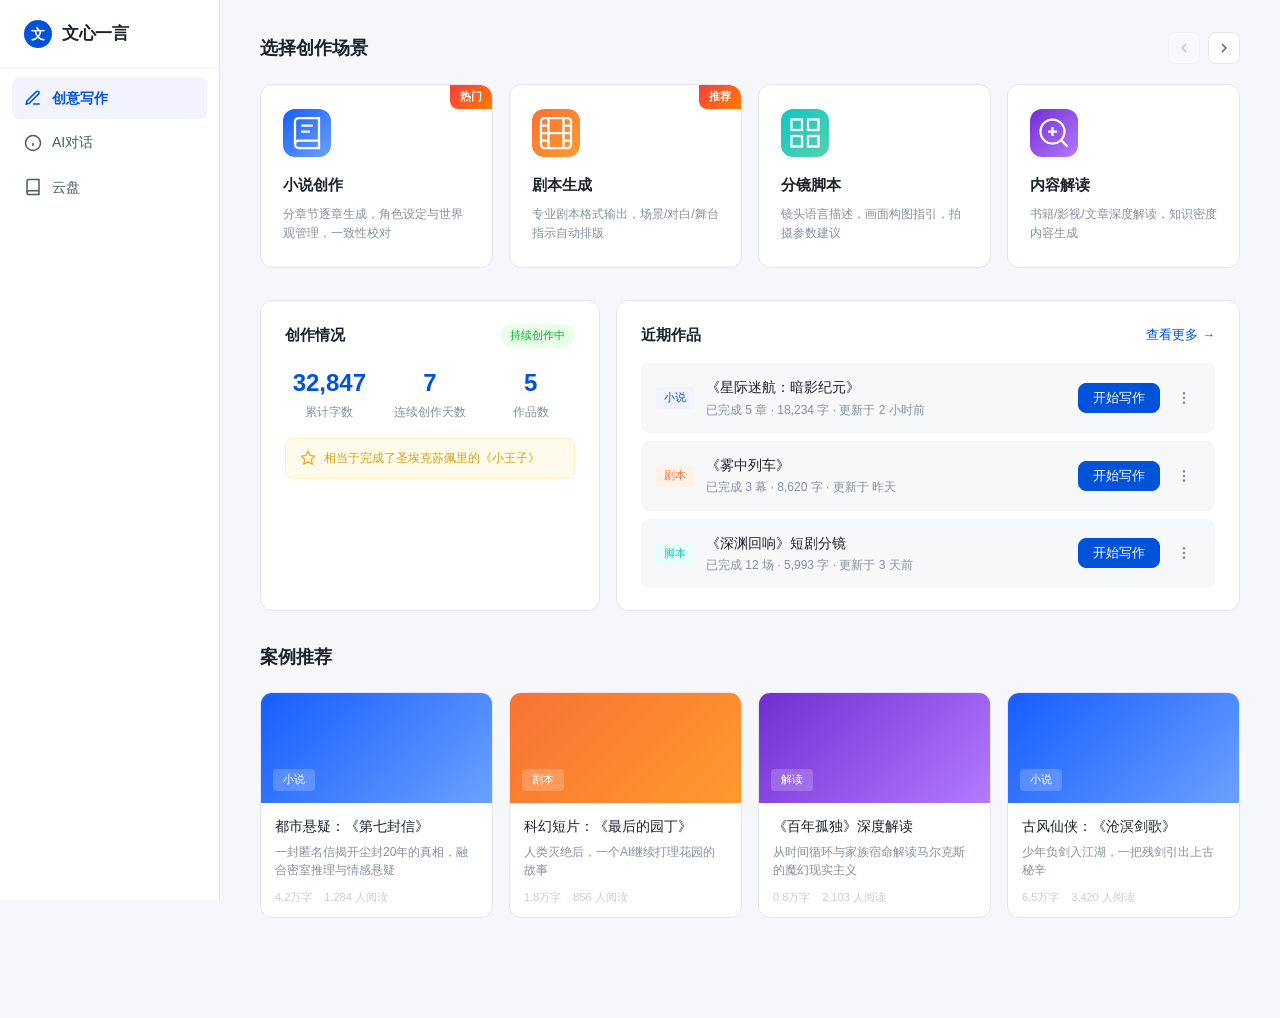
<file: index.html>
<!DOCTYPE html>
<html lang="zh-CN">
<head>
<meta charset="UTF-8">
<meta name="viewport" content="width=device-width, initial-scale=1.0">
<title>创意写作沉浸式工作台</title>
<link rel="stylesheet" href="styles.css">
</head>
<body>
<!-- 侧边导航 -->
<aside class="sidebar">
  <div class="sidebar-logo">
    <svg width="28" height="28" viewBox="0 0 28 28" fill="none"><circle cx="14" cy="14" r="14" fill="#0052D9"/><text x="14" y="19" text-anchor="middle" fill="#fff" font-size="14" font-weight="700">文</text></svg>
    <span class="sidebar-title">文心一言</span>
  </div>
  <nav class="sidebar-nav">
    <a href="#" class="nav-item active">
      <svg width="18" height="18" viewBox="0 0 24 24" fill="none" stroke="currentColor" stroke-width="2"><path d="M12 20h9"/><path d="M16.5 3.5a2.121 2.121 0 013 3L7 19l-4 1 1-4L16.5 3.5z"/></svg>
      创意写作
    </a>
    <a href="#" class="nav-item">
      <svg width="18" height="18" viewBox="0 0 24 24" fill="none" stroke="currentColor" stroke-width="2"><circle cx="12" cy="12" r="10"/><path d="M12 16v-4"/><path d="M12 8h.01"/></svg>
      AI对话
    </a>
    <a href="#" class="nav-item">
      <svg width="18" height="18" viewBox="0 0 24 24" fill="none" stroke="currentColor" stroke-width="2"><path d="M4 19.5A2.5 2.5 0 016.5 17H20"/><path d="M6.5 2H20v20H6.5A2.5 2.5 0 014 19.5v-15A2.5 2.5 0 016.5 2z"/></svg>
      云盘
    </a>
  </nav>
</aside>

<!-- 主内容区 -->
<main class="main-content">
  <!-- 场景选择卡片区 -->
  <section class="scene-section">
    <div class="section-header">
      <h2>选择创作场景</h2>
      <div class="scene-nav">
        <button class="scene-nav-btn prev" id="scenePrev" disabled>
          <svg width="16" height="16" viewBox="0 0 24 24" fill="none" stroke="currentColor" stroke-width="2"><polyline points="15 18 9 12 15 6"/></svg>
        </button>
        <button class="scene-nav-btn next" id="sceneNext">
          <svg width="16" height="16" viewBox="0 0 24 24" fill="none" stroke="currentColor" stroke-width="2"><polyline points="9 18 15 12 9 6"/></svg>
        </button>
      </div>
    </div>
    <div class="scene-cards-wrapper">
      <div class="scene-cards" id="sceneCards">
        <!-- 小说创作 -->
        <div class="scene-card" data-scene="novel" onclick="enterWorkstation('novel')">
          <div class="scene-card-icon novel">
            <svg width="36" height="36" viewBox="0 0 24 24" fill="none" stroke="#fff" stroke-width="1.5"><path d="M4 19.5A2.5 2.5 0 016.5 17H20"/><path d="M6.5 2H20v20H6.5A2.5 2.5 0 014 19.5v-15A2.5 2.5 0 016.5 2z"/><line x1="8" y1="7" x2="16" y2="7"/><line x1="8" y1="11" x2="14" y2="11"/></svg>
          </div>
          <h3>小说创作</h3>
          <p>分章节逐章生成，角色设定与世界观管理，一致性校对</p>
          <span class="scene-tag">热门</span>
        </div>
        <!-- 剧本生成 -->
        <div class="scene-card" data-scene="script" onclick="enterWorkstation('script')">
          <div class="scene-card-icon script">
            <svg width="36" height="36" viewBox="0 0 24 24" fill="none" stroke="#fff" stroke-width="1.5"><rect x="2" y="2" width="20" height="20" rx="2.18" ry="2.18"/><line x1="7" y1="2" x2="7" y2="22"/><line x1="17" y1="2" x2="17" y2="22"/><line x1="2" y1="12" x2="22" y2="12"/><line x1="2" y1="7" x2="7" y2="7"/><line x1="2" y1="17" x2="7" y2="17"/><line x1="17" y1="7" x2="22" y2="7"/><line x1="17" y1="17" x2="22" y2="17"/></svg>
          </div>
          <h3>剧本生成</h3>
          <p>专业剧本格式输出，场景/对白/舞台指示自动排版</p>
          <span class="scene-tag">推荐</span>
        </div>
        <!-- 分镜脚本 -->
        <div class="scene-card" data-scene="storyboard" onclick="enterWorkstation('storyboard')">
          <div class="scene-card-icon storyboard">
            <svg width="36" height="36" viewBox="0 0 24 24" fill="none" stroke="#fff" stroke-width="1.5"><rect x="3" y="3" width="7" height="7"/><rect x="14" y="3" width="7" height="7"/><rect x="3" y="14" width="7" height="7"/><rect x="14" y="14" width="7" height="7"/></svg>
          </div>
          <h3>分镜脚本</h3>
          <p>镜头语言描述，画面构图指引，拍摄参数建议</p>
        </div>
        <!-- 内容解读 -->
        <div class="scene-card" data-scene="interpret" onclick="enterWorkstation('interpret')">
          <div class="scene-card-icon interpret">
            <svg width="36" height="36" viewBox="0 0 24 24" fill="none" stroke="#fff" stroke-width="1.5"><circle cx="11" cy="11" r="8"/><line x1="21" y1="21" x2="16.65" y2="16.65"/><line x1="8" y1="11" x2="14" y2="11"/><line x1="11" y1="8" x2="11" y2="14"/></svg>
          </div>
          <h3>内容解读</h3>
          <p>书籍/影视/文章深度解读，知识密度内容生成</p>
        </div>
        <!-- 通用写作 -->
        <div class="scene-card" data-scene="general" onclick="enterWorkstation('general')">
          <div class="scene-card-icon general">
            <svg width="36" height="36" viewBox="0 0 24 24" fill="none" stroke="#fff" stroke-width="1.5"><path d="M12 20h9"/><path d="M16.5 3.5a2.121 2.121 0 013 3L7 19l-4 1 1-4L16.5 3.5z"/></svg>
          </div>
          <h3>通用写作</h3>
          <p>自由创作模式，支持各类文体风格的通用写作</p>
        </div>
      </div>
    </div>
  </section>

  <!-- 中间行：创作情况 + 近期作品 -->
  <section class="middle-section">
    <!-- 创作情况卡片 -->
    <div class="stats-card">
      <div class="stats-header">
        <h3>创作情况</h3>
        <span class="stats-badge">持续创作中</span>
      </div>
      <div class="stats-grid">
        <div class="stat-item">
          <div class="stat-value" id="totalWords">32,847</div>
          <div class="stat-label">累计字数</div>
        </div>
        <div class="stat-item">
          <div class="stat-value" id="streakDays">7</div>
          <div class="stat-label">连续创作天数</div>
        </div>
        <div class="stat-item">
          <div class="stat-value" id="worksCount">5</div>
          <div class="stat-label">作品数</div>
        </div>
      </div>
      <div class="stats-milestone">
        <svg width="16" height="16" viewBox="0 0 24 24" fill="none" stroke="#f5a623" stroke-width="2"><polygon points="12 2 15.09 8.26 22 9.27 17 14.14 18.18 21.02 12 17.77 5.82 21.02 7 14.14 2 9.27 8.91 8.26 12 2"/></svg>
        <span>相当于完成了圣埃克苏佩里的《小王子》</span>
      </div>
    </div>

    <!-- 近期作品 -->
    <div class="recent-works">
      <div class="recent-header">
        <h3>近期作品</h3>
        <a href="#" class="view-more" onclick="showWorksList(); return false;">查看更多 &rarr;</a>
      </div>
      <div class="works-list">
        <!-- 作品1 -->
        <div class="work-item">
          <div class="work-info">
            <div class="work-scene-tag novel-tag">小说</div>
            <div class="work-details">
              <h4>《星际迷航：暗影纪元》</h4>
              <p class="work-meta">已完成 5 章 &middot; 18,234 字 &middot; 更新于 2 小时前</p>
            </div>
          </div>
          <div class="work-actions">
            <button class="btn-primary btn-sm" onclick="enterWorkstation('novel', 'work1')">开始写作</button>
            <button class="btn-icon" onclick="showWorkMenu(this, event)">
              <svg width="16" height="16" viewBox="0 0 24 24" fill="none" stroke="currentColor" stroke-width="2"><circle cx="12" cy="5" r="1"/><circle cx="12" cy="12" r="1"/><circle cx="12" cy="19" r="1"/></svg>
            </button>
          </div>
        </div>
        <!-- 作品2 -->
        <div class="work-item">
          <div class="work-info">
            <div class="work-scene-tag script-tag">剧本</div>
            <div class="work-details">
              <h4>《雾中列车》</h4>
              <p class="work-meta">已完成 3 幕 &middot; 8,620 字 &middot; 更新于 昨天</p>
            </div>
          </div>
          <div class="work-actions">
            <button class="btn-primary btn-sm" onclick="enterWorkstation('script', 'work2')">开始写作</button>
            <button class="btn-icon" onclick="showWorkMenu(this, event)">
              <svg width="16" height="16" viewBox="0 0 24 24" fill="none" stroke="currentColor" stroke-width="2"><circle cx="12" cy="5" r="1"/><circle cx="12" cy="12" r="1"/><circle cx="12" cy="19" r="1"/></svg>
            </button>
          </div>
        </div>
        <!-- 作品3 -->
        <div class="work-item">
          <div class="work-info">
            <div class="work-scene-tag storyboard-tag">脚本</div>
            <div class="work-details">
              <h4>《深渊回响》短剧分镜</h4>
              <p class="work-meta">已完成 12 场 &middot; 5,993 字 &middot; 更新于 3 天前</p>
            </div>
          </div>
          <div class="work-actions">
            <button class="btn-primary btn-sm" onclick="enterWorkstation('storyboard', 'work3')">开始写作</button>
            <button class="btn-icon" onclick="showWorkMenu(this, event)">
              <svg width="16" height="16" viewBox="0 0 24 24" fill="none" stroke="currentColor" stroke-width="2"><circle cx="12" cy="5" r="1"/><circle cx="12" cy="12" r="1"/><circle cx="12" cy="19" r="1"/></svg>
            </button>
          </div>
        </div>
      </div>
    </div>
  </section>

  <!-- 案例推荐区 -->
  <section class="cases-section">
    <div class="section-header">
      <h2>案例推荐</h2>
    </div>
    <div class="cases-grid">
      <div class="case-card" onclick="enterWorkstation('novel', 'case1')">
        <div class="case-cover novel-cover">
          <span class="case-type">小说</span>
        </div>
        <h4>都市悬疑：《第七封信》</h4>
        <p>一封匿名信揭开尘封20年的真相，融合密室推理与情感悬疑</p>
        <div class="case-stats">
          <span>4.2万字</span>
          <span>1,284 人阅读</span>
        </div>
      </div>
      <div class="case-card" onclick="enterWorkstation('script', 'case2')">
        <div class="case-cover script-cover">
          <span class="case-type">剧本</span>
        </div>
        <h4>科幻短片：《最后的园丁》</h4>
        <p>人类灭绝后，一个AI继续打理花园的故事</p>
        <div class="case-stats">
          <span>1.8万字</span>
          <span>856 人阅读</span>
        </div>
      </div>
      <div class="case-card" onclick="enterWorkstation('interpret', 'case3')">
        <div class="case-cover interpret-cover">
          <span class="case-type">解读</span>
        </div>
        <h4>《百年孤独》深度解读</h4>
        <p>从时间循环与家族宿命解读马尔克斯的魔幻现实主义</p>
        <div class="case-stats">
          <span>0.8万字</span>
          <span>2,103 人阅读</span>
        </div>
      </div>
      <div class="case-card" onclick="enterWorkstation('novel', 'case4')">
        <div class="case-cover novel-cover">
          <span class="case-type">小说</span>
        </div>
        <h4>古风仙侠：《沧溟剑歌》</h4>
        <p>少年负剑入江湖，一把残剑引出上古秘辛</p>
        <div class="case-stats">
          <span>6.5万字</span>
          <span>3,420 人阅读</span>
        </div>
      </div>
    </div>
  </section>
</main>

<!-- 右键菜单（作品更多操作） -->
<div class="context-menu" id="workContextMenu" style="display:none;">
  <div class="menu-item" onclick="exportWork('txt')">
    <svg width="14" height="14" viewBox="0 0 24 24" fill="none" stroke="currentColor" stroke-width="2"><path d="M21 15v4a2 2 0 01-2 2H5a2 2 0 01-2-2v-4"/><polyline points="7 10 12 15 17 10"/><line x1="12" y1="15" x2="12" y2="3"/></svg>
    导出为 TXT
  </div>
  <div class="menu-item" onclick="exportWork('doc')">
    <svg width="14" height="14" viewBox="0 0 24 24" fill="none" stroke="currentColor" stroke-width="2"><path d="M21 15v4a2 2 0 01-2 2H5a2 2 0 01-2-2v-4"/><polyline points="7 10 12 15 17 10"/><line x1="12" y1="15" x2="12" y2="3"/></svg>
    导出为 DOC
  </div>
  <div class="menu-item" onclick="exportWork('pdf')">
    <svg width="14" height="14" viewBox="0 0 24 24" fill="none" stroke="currentColor" stroke-width="2"><path d="M21 15v4a2 2 0 01-2 2H5a2 2 0 01-2-2v-4"/><polyline points="7 10 12 15 17 10"/><line x1="12" y1="15" x2="12" y2="3"/></svg>
    导出为 PDF
  </div>
  <div class="menu-divider"></div>
  <div class="menu-item" onclick="copyLink()">
    <svg width="14" height="14" viewBox="0 0 24 24" fill="none" stroke="currentColor" stroke-width="2"><path d="M10 13a5 5 0 007.54.54l3-3a5 5 0 00-7.07-7.07l-1.72 1.71"/><path d="M14 11a5 5 0 00-7.54-.54l-3 3a5 5 0 007.07 7.07l1.71-1.71"/></svg>
    复制链接
  </div>
  <div class="menu-divider"></div>
  <div class="menu-item danger" onclick="deleteWork()">
    <svg width="14" height="14" viewBox="0 0 24 24" fill="none" stroke="currentColor" stroke-width="2"><polyline points="3 6 5 6 21 6"/><path d="M19 6v14a2 2 0 01-2 2H7a2 2 0 01-2-2V6m3 0V4a2 2 0 012-2h4a2 2 0 012 2v2"/></svg>
    删除作品
  </div>
</div>

<!-- Toast 提示 -->
<div class="toast" id="toast"></div>

<script src="home.js"></script>
</body>
</html>
</file>
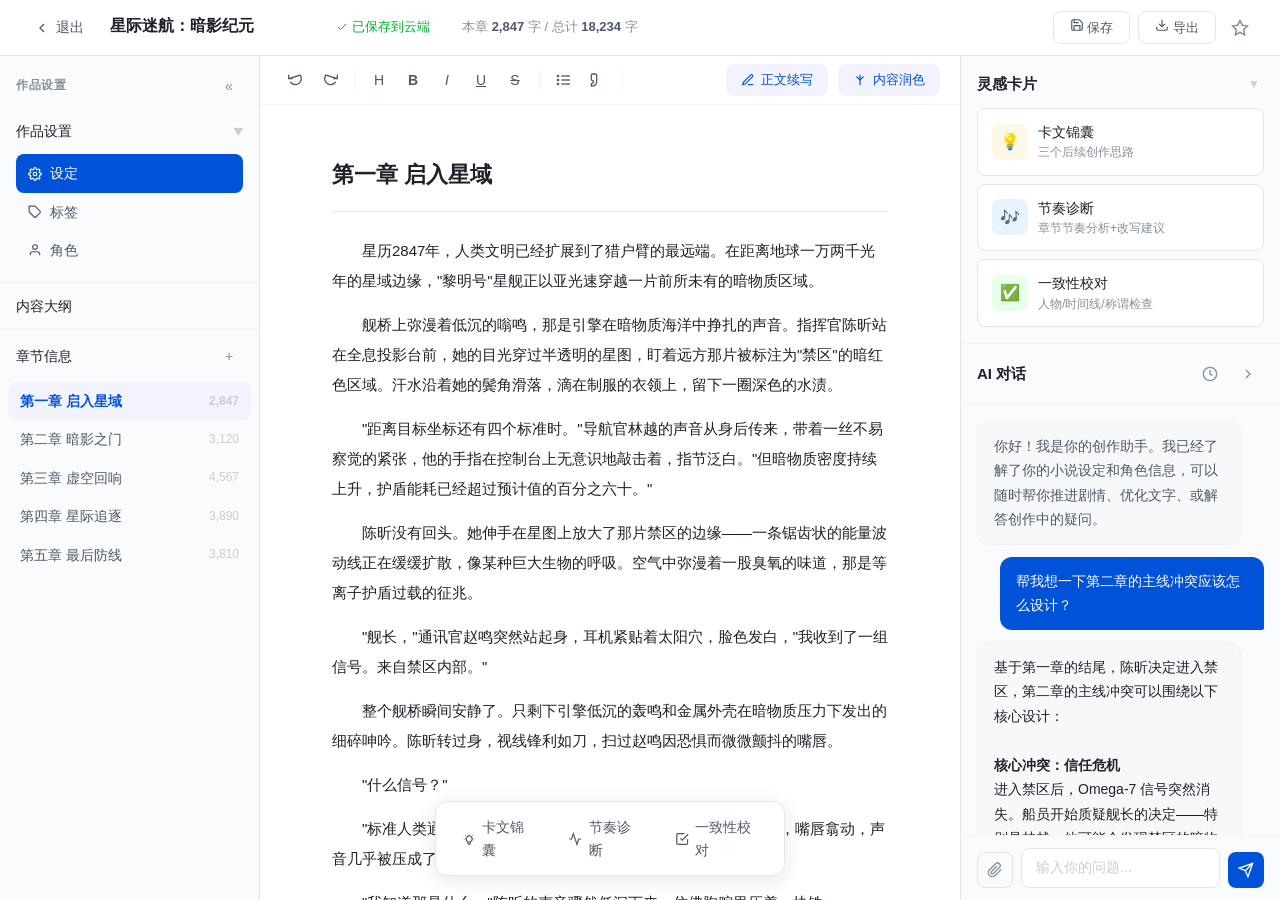
<file: workstation.html>
<!DOCTYPE html>
<html lang="zh-CN">
<head>
<meta charset="UTF-8">
<meta name="viewport" content="width=device-width, initial-scale=1.0">
<title>创意写作 - 沉浸式工作台</title>
<link rel="stylesheet" href="styles.css">
</head>
<body>
<div class="workstation">
  <!-- ========== TOP BAR ========== -->
  <header class="ws-topbar">
    <div class="ws-topbar-left">
      <button class="ws-back-btn" onclick="goBack()">
        <svg width="16" height="16" viewBox="0 0 24 24" fill="none" stroke="currentColor" stroke-width="2"><polyline points="15 18 9 12 15 6"/></svg>
        退出
      </button>
      <input class="ws-title" id="docTitle" value="星际迷航：暗影纪元" />
      <span class="ws-save-status" id="saveStatus">
        <svg width="12" height="12" viewBox="0 0 24 24" fill="none" stroke="currentColor" stroke-width="2"><polyline points="20 6 9 17 4 12"/></svg>
        已保存到云端
      </span>
      <span class="ws-word-count">本章 <strong id="chapterWordCount">2,847</strong> 字 / 总计 <strong id="totalWordCount">18,234</strong> 字</span>
    </div>
    <div class="ws-topbar-right">
      <button class="btn-outline" onclick="forceSave()">
        <svg width="14" height="14" viewBox="0 0 24 24" fill="none" stroke="currentColor" stroke-width="2"><path d="M19 21H5a2 2 0 01-2-2V5a2 2 0 012-2h11l5 5v11a2 2 0 01-2 2z"/><polyline points="17 21 17 13 7 13 7 21"/><polyline points="7 3 7 8 15 8"/></svg>
        保存
      </button>
      <button class="btn-outline" onclick="showExportMenu()">
        <svg width="14" height="14" viewBox="0 0 24 24" fill="none" stroke="currentColor" stroke-width="2"><path d="M21 15v4a2 2 0 01-2 2H5a2 2 0 01-2-2v-4"/><polyline points="7 10 12 15 17 10"/><line x1="12" y1="15" x2="12" y2="3"/></svg>
        导出
      </button>
      <button class="btn-icon" id="favBtn" onclick="toggleFav()">
        <svg width="18" height="18" viewBox="0 0 24 24" fill="none" stroke="currentColor" stroke-width="2"><polygon points="12 2 15.09 8.26 22 9.27 17 14.14 18.18 21.02 12 17.77 5.82 21.02 7 14.14 2 9.27 8.91 8.26 12 2"/></svg>
      </button>
    </div>
  </header>

  <!-- ========== BODY (3 columns) ========== -->
  <div class="ws-body">
    <!-- LEFT PANEL -->
    <div class="ws-left" id="leftPanel">
      <div class="ws-left-header">
        <h3>作品设置</h3>
        <button class="collapse-btn" onclick="toggleLeft()" title="收起左栏">&laquo;</button>
      </div>

      <!-- 作品设置分组 -->
      <div class="panel-section">
        <div class="panel-section-header expanded" onclick="toggleSection(this)">
          <h4>作品设置</h4>
          <span class="arrow">&#9654;</span>
        </div>
        <div class="panel-section-body">
          <div class="panel-sub-item active" data-panel="settings" onclick="switchPanel('settings', this)">
            <svg width="14" height="14" viewBox="0 0 24 24" fill="none" stroke="currentColor" stroke-width="2"><circle cx="12" cy="12" r="3"/><path d="M19.4 15a1.65 1.65 0 00.33 1.82l.06.06a2 2 0 010 2.83 2 2 0 01-2.83 0l-.06-.06a1.65 1.65 0 00-1.82-.33 1.65 1.65 0 00-1 1.51V21a2 2 0 01-4 0v-.09A1.65 1.65 0 009 19.4a1.65 1.65 0 00-1.82.33l-.06.06a2 2 0 01-2.83-2.83l.06-.06A1.65 1.65 0 004.68 15a1.65 1.65 0 00-1.51-1H3a2 2 0 010-4h.09A1.65 1.65 0 004.6 9a1.65 1.65 0 00-.33-1.82l-.06-.06a2 2 0 012.83-2.83l.06.06A1.65 1.65 0 009 4.68a1.65 1.65 0 001-1.51V3a2 2 0 014 0v.09a1.65 1.65 0 001 1.51 1.65 1.65 0 001.82-.33l.06-.06a2 2 0 012.83 2.83l-.06.06A1.65 1.65 0 0019.4 9a1.65 1.65 0 001.51 1H21a2 2 0 010 4h-.09a1.65 1.65 0 00-1.51 1z"/></svg>
            设定
          </div>
          <div class="panel-sub-item" data-panel="tags" onclick="switchPanel('tags', this)">
            <svg width="14" height="14" viewBox="0 0 24 24" fill="none" stroke="currentColor" stroke-width="2"><path d="M20.59 13.41l-7.17 7.17a2 2 0 01-2.83 0L2 12V2h10l8.59 8.59a2 2 0 010 2.82z"/><line x1="7" y1="7" x2="7.01" y2="7"/></svg>
            标签
          </div>
          <div class="panel-sub-item" data-panel="characters" onclick="switchPanel('characters', this)">
            <svg width="14" height="14" viewBox="0 0 24 24" fill="none" stroke="currentColor" stroke-width="2"><path d="M20 21v-2a4 4 0 00-4-4H8a4 4 0 00-4 4v2"/><circle cx="12" cy="7" r="4"/></svg>
            角色
          </div>
        </div>
      </div>

      <!-- 内容大纲 -->
      <div class="panel-section">
        <div class="panel-section-header" onclick="switchPanel('outline', null); this.classList.add('expanded')">
          <h4>内容大纲</h4>
        </div>
      </div>

      <!-- 章节信息 -->
      <div class="panel-section" style="border-bottom:none;">
        <div class="panel-section-header expanded" style="cursor:default;">
          <h4>章节信息</h4>
          <div style="display:flex;gap:6px;">
            <button class="collapse-btn" onclick="addChapter()" title="新增章节">+</button>
          </div>
        </div>
        <div class="chapter-list" id="chapterList">
          <div class="chapter-item active" data-ch="1" onclick="selectChapter(1, this)">
            <span>第一章 启入星域</span>
            <span class="ch-words">2,847</span>
          </div>
          <div class="chapter-item" data-ch="2" onclick="selectChapter(2, this)">
            <span>第二章 暗影之门</span>
            <span class="ch-words">3,120</span>
          </div>
          <div class="chapter-item" data-ch="3" onclick="selectChapter(3, this)">
            <span>第三章 虚空回响</span>
            <span class="ch-words">4,567</span>
          </div>
          <div class="chapter-item" data-ch="4" onclick="selectChapter(4, this)">
            <span>第四章 星际追逐</span>
            <span class="ch-words">3,890</span>
          </div>
          <div class="chapter-item" data-ch="5" onclick="selectChapter(5, this)">
            <span>第五章 最后防线</span>
            <span class="ch-words">3,810</span>
          </div>
        </div>
      </div>
    </div>

    <!-- LEFT PANEL TOGGLE -->
    <button class="panel-toggle left" id="leftToggle" style="display:none;" onclick="toggleLeft()">&#9654;</button>

    <!-- ========== CENTER (Editor) ========== -->
    <div class="ws-center" id="centerPanel">
      <!-- Editor Toolbar -->
      <div class="editor-toolbar" id="editorToolbar">
        <button class="toolbar-btn" title="撤销" onclick="document.execCommand('undo')">
          <svg width="16" height="16" viewBox="0 0 24 24" fill="none" stroke="currentColor" stroke-width="2"><polyline points="1 4 1 10 7 10"/><path d="M3.51 15a9 9 0 1014.85-10.36L1 10"/></svg>
        </button>
        <button class="toolbar-btn" title="重做" onclick="document.execCommand('redo')">
          <svg width="16" height="16" viewBox="0 0 24 24" fill="none" stroke="currentColor" stroke-width="2"><polyline points="23 4 23 10 17 10"/><path d="M20.49 15a9 9 0 01-14.85-10.36L23 10"/></svg>
        </button>
        <span class="toolbar-divider"></span>
        <button class="toolbar-btn" title="标题" onclick="document.execCommand('formatBlock', false, 'H2')">H</button>
        <button class="toolbar-btn" title="加粗" onclick="document.execCommand('bold')"><strong>B</strong></button>
        <button class="toolbar-btn" title="斜体" onclick="document.execCommand('italic')"><em>I</em></button>
        <button class="toolbar-btn" title="下划线" onclick="document.execCommand('underline')"><u>U</u></button>
        <button class="toolbar-btn" title="删除线" onclick="document.execCommand('strikeThrough')"><s>S</s></button>
        <span class="toolbar-divider"></span>
        <button class="toolbar-btn" title="无序列表" onclick="document.execCommand('insertUnorderedList')">
          <svg width="16" height="16" viewBox="0 0 24 24" fill="none" stroke="currentColor" stroke-width="2"><line x1="8" y1="6" x2="21" y2="6"/><line x1="8" y1="12" x2="21" y2="12"/><line x1="8" y1="18" x2="21" y2="18"/><circle cx="3" cy="6" r="1" fill="currentColor"/><circle cx="3" cy="12" r="1" fill="currentColor"/><circle cx="3" cy="18" r="1" fill="currentColor"/></svg>
        </button>
        <button class="toolbar-btn" title="引用" onclick="document.execCommand('formatBlock', false, 'BLOCKQUOTE')">
          <svg width="16" height="16" viewBox="0 0 24 24" fill="none" stroke="currentColor" stroke-width="2"><path d="M3 21c3 0 7-1 7-8V5c0-1.25-.756-2.017-2-2H4c-1.25 0-2 .75-2 1.972V11c0 1.25.75 2 2 2 1 0 1 0 1 1v1c0 1-1 2-2 2s-1 .008-1 1.031V21z"/></svg>
        </button>
        <span class="toolbar-divider"></span>
        <!-- AI Quick Actions -->
        <button class="toolbar-ai-btn" onclick="aiContinue()">
          <svg width="14" height="14" viewBox="0 0 24 24" fill="none" stroke="currentColor" stroke-width="2"><path d="M12 20h9"/><path d="M16.5 3.5a2.121 2.121 0 013 3L7 19l-4 1 1-4L16.5 3.5z"/></svg>
          正文续写
        </button>
        <button class="toolbar-ai-btn" onclick="aiPolish()">
          <svg width="14" height="14" viewBox="0 0 24 24" fill="none" stroke="currentColor" stroke-width="2"><path d="M12 3v18"/><path d="M18 6l-6 6-6-6"/></svg>
          内容润色
        </button>
      </div>

      <!-- Editor Content -->
      <div class="editor-content" id="editorContent" contenteditable="true">
        <h2 class="chapter-title">第一章 启入星域</h2>
        <p>星历2847年，人类文明已经扩展到了猎户臂的最远端。在距离地球一万两千光年的星域边缘，"黎明号"星舰正以亚光速穿越一片前所未有的暗物质区域。</p>
        <p>舰桥上弥漫着低沉的嗡鸣，那是引擎在暗物质海洋中挣扎的声音。指挥官陈昕站在全息投影台前，她的目光穿过半透明的星图，盯着远方那片被标注为"禁区"的暗红色区域。汗水沿着她的鬓角滑落，滴在制服的衣领上，留下一圈深色的水渍。</p>
        <p>"距离目标坐标还有四个标准时。"导航官林越的声音从身后传来，带着一丝不易察觉的紧张，他的手指在控制台上无意识地敲击着，指节泛白。"但暗物质密度持续上升，护盾能耗已经超过预计值的百分之六十。"</p>
        <p>陈昕没有回头。她伸手在星图上放大了那片禁区的边缘——一条锯齿状的能量波动线正在缓缓扩散，像某种巨大生物的呼吸。空气中弥漫着一股臭氧的味道，那是等离子护盾过载的征兆。</p>
        <p>"舰长，"通讯官赵鸣突然站起身，耳机紧贴着太阳穴，脸色发白，"我收到了一组信号。来自禁区内部。"</p>
        <p>整个舰桥瞬间安静了。只剩下引擎低沉的轰鸣和金属外壳在暗物质压力下发出的细碎呻吟。陈昕转过身，视线锋利如刀，扫过赵鸣因恐惧而微微颤抖的嘴唇。</p>
        <p>"什么信号？"</p>
        <p>"标准人类通讯协议。加密等级……Omega-7。"赵鸣吞了口唾沫，嘴唇翕动，声音几乎被压成了耳语，"舰长，Omega-7是——"</p>
        <p>"我知道那是什么。"陈昕的声音骤然低沉下来，仿佛胸腔里压着一块铁。Omega-7，联邦最高级别的加密协议，意味着发出这组信号的人——或者曾经是人的东西——拥有联邦最高权限。</p>
        <p>她深吸一口气，空气在齿缝间发出嘶嘶的声响，像是被灼烫的金属淬入冷水。指尖搭上操作台时，冰凉的触感从指腹传导到手腕，顺着血管攀升至肩膀。</p>
        <p>"全舰进入一级战备状态。"陈昕的命令在舰桥中回荡，清晰而冷冽，"导航，重新计算航线。目标——禁区中心。"</p>
        <p>林越猛地转过头来，瞳孔骤缩："舰长？！那里——"</p>
        <p>"执行命令。"</p>
        <p>没有人再开口。红色警戒灯在舰桥内旋转亮起，将每个人的脸映成了明暗交替的赤红。陈昕走回指挥位，在坐下的瞬间，右手不自觉地摸了摸胸口那枚旧式军牌——那是父亲留下的唯一遗物，金属边缘已经被她的指腹磨得失去了棱角。</p>
        <p>"你在那里等着我。"她无声地说，目光穿透了舰桥的穹顶，穿透了暗物质的迷雾，仿佛看到了十二年前那艘消失在禁区中的联邦旗舰——"永恒号"。</p>
        <p>父亲的舰。</p>
        <p>引擎的嗡鸣骤然拔高了一个调，黎明号的船头缓缓偏转，对准了那片吞噬过整支舰队的虚空。金属舱壁传来细密的震颤，像是有无数只看不见的手在叩击船体，又像是来自深渊的某种低语——在人类听觉的极限之下，似有似无地重复着什么。</p>
        <p>陈昕闭上眼睛，在黑暗中，她似乎看见了什么——一束光，微弱而顽固，在无尽的暗影中跳动。</p>
      </div>

      <!-- Floating Selection Toolbar -->
      <div class="float-toolbar" id="floatToolbar">
        <button class="float-tb-btn ai-adjust" id="aiAdjustBtn" onclick="showAiAdjustMenu()">
          <svg width="14" height="14" viewBox="0 0 24 24" fill="none" stroke="currentColor" stroke-width="2"><path d="M12 20h9"/><path d="M16.5 3.5a2.121 2.121 0 013 3L7 19l-4 1 1-4L16.5 3.5z"/></svg>
          AI 调整
        </button>
        <button class="float-tb-btn" onclick="document.execCommand('copy')">
          <svg width="12" height="12" viewBox="0 0 24 24" fill="none" stroke="currentColor" stroke-width="2"><rect x="9" y="9" width="13" height="13" rx="2" ry="2"/><path d="M5 15H4a2 2 0 01-2-2V4a2 2 0 012-2h9a2 2 0 012 2v1"/></svg>
          复制
        </button>
        <button class="float-tb-btn" onclick="document.execCommand('bold')"><strong>B</strong></button>
        <button class="float-tb-btn" onclick="document.execCommand('italic')"><em>I</em></button>
        <button class="float-tb-btn" onclick="document.execCommand('underline')"><u>U</u></button>
      </div>

      <!-- AI Adjust Dropdown -->
      <div class="ai-adjust-dropdown" id="aiAdjustDropdown">
        <div class="ai-adjust-item" onclick="executeAiAction('rewrite')">改写</div>
        <div class="ai-adjust-item" onclick="executeAiAction('polish')">润色</div>
        <div class="ai-adjust-item" onclick="executeAiAction('expand')">扩写</div>
        <div class="ai-adjust-item" onclick="executeAiAction('condense')">缩写</div>
        <div class="ai-adjust-item atmosphere" onclick="executeAtmosphere()">氛围增强</div>
      </div>

      <!-- AI Dialog (Atmosphere Enhancement etc) -->
      <div class="ai-dialog" id="aiDialog">
        <div class="ai-dialog-header">
          <span id="aiDialogTitle">氛围增强</span>
          <button class="insp-popup-close" onclick="closeAiDialog()">&times;</button>
        </div>
        <div class="ai-dialog-body" id="aiDialogBody">
          <!-- populated dynamically -->
        </div>
        <div class="ai-dialog-actions" id="aiDialogActions" style="display:none;">
          <button onclick="replaceSelection()">替换原文</button>
          <button onclick="copyResult()">复制</button>
          <button onclick="regenerate()">换一换</button>
        </div>
      </div>

      <!-- Bottom Floating Bar -->
      <div class="ws-bottom-bar" id="bottomBar">
        <div class="bottom-bar-btn" id="tipsBtn" onmouseenter="showTipsMenu()" onmouseleave="startTipsHideTimer()">
          <svg width="16" height="16" viewBox="0 0 24 24" fill="none" stroke="currentColor" stroke-width="2"><path d="M9.663 17h4.673M12 3v1m6.364 1.636l-.707.707M21 12h-1M4 12H3m3.343-5.657l-.707-.707m2.828 9.9a5 5 0 117.072 0l-.548.547A3.374 3.374 0 0014 18.469V19a2 2 0 11-4 0v-.531c0-.895-.356-1.754-.988-2.386l-.548-.547z"/></svg>
          卡文锦囊
          <!-- Tips menu -->
          <div class="tips-menu" id="tipsMenu" onmouseenter="clearTipsHideTimer()" onmouseleave="hideTipsMenu()">
            <div class="tips-menu-item" onclick="showInspirationCard('plot')">思路卡了？</div>
            <div class="tips-menu-item" onclick="showInspirationCard('setting')">设定卡了？</div>
            <div class="tips-menu-item" onclick="showInspirationCard('detail')">细节卡了？</div>
          </div>
        </div>
        <div class="bottom-bar-btn" onclick="showRightPanelTool('rhythm')">
          <svg width="16" height="16" viewBox="0 0 24 24" fill="none" stroke="currentColor" stroke-width="2"><path d="M22 12h-4l-3 9L9 3l-3 9H2"/></svg>
          节奏诊断
        </div>
        <div class="bottom-bar-btn" onclick="showRightPanelTool('consistency')">
          <svg width="16" height="16" viewBox="0 0 24 24" fill="none" stroke="currentColor" stroke-width="2"><polyline points="9 11 12 14 22 4"/><path d="M21 12v7a2 2 0 01-2 2H5a2 2 0 01-2-2V5a2 2 0 012-2h11"/></svg>
          一致性校对
        </div>
      </div>

      <!-- Inspiration Popup -->
      <div class="inspiration-popup" id="inspirationPopup">
        <div class="insp-popup-header">
          <h4>灵感续接</h4>
          <button class="insp-popup-close" onclick="closeInspirationPopup()">&times;</button>
        </div>
        <div class="insp-popup-body" id="inspirationBody">
          <!-- populated dynamically -->
        </div>
        <div class="insp-popup-footer">
          <button class="btn-refresh" onclick="refreshInspiration()">
            <svg width="14" height="14" viewBox="0 0 24 24" fill="none" stroke="currentColor" stroke-width="2"><polyline points="23 4 23 10 17 10"/><path d="M20.49 15a9 9 0 01-14.85-10.36L23 10"/></svg>
            换一换
          </button>
          <button class="btn-generate" onclick="generateNextChapter()">
            <svg width="14" height="14" viewBox="0 0 24 24" fill="none" stroke="currentColor" stroke-width="2"><path d="M12 20h9"/><path d="M16.5 3.5a2.121 2.121 0 013 3L7 19l-4 1 1-4L16.5 3.5z"/></svg>
            生成下一章
          </button>
        </div>
      </div>
    </div>

    <!-- RIGHT PANEL TOGGLE -->
    <button class="panel-toggle right" id="rightToggle" style="display:none;" onclick="toggleRight()">&#9664;</button>

    <!-- ========== RIGHT PANEL ========== -->
    <div class="ws-right" id="rightPanel">
      <!-- Inspiration Cards -->
      <div class="inspiration-area" id="inspirationArea">
        <div class="insp-header">
          <h3>灵感卡片</h3>
          <button class="insp-collapse-btn" onclick="toggleInspirationArea()">&#9660;</button>
        </div>
        <div class="insp-cards" id="inspCards">
          <div class="insp-card" onclick="runInspTool('tips')">
            <div class="insp-card-icon ic-tips">&#128161;</div>
            <div>
              <h4>卡文锦囊</h4>
              <p>三个后续创作思路</p>
            </div>
          </div>
          <div class="insp-card" onclick="runInspTool('rhythm')">
            <div class="insp-card-icon ic-rhythm">&#127926;</div>
            <div>
              <h4>节奏诊断</h4>
              <p>章节节奏分析+改写建议</p>
            </div>
          </div>
          <div class="insp-card" onclick="runInspTool('check')">
            <div class="insp-card-icon ic-check">&#9989;</div>
            <div>
              <h4>一致性校对</h4>
              <p>人物/时间线/称谓检查</p>
            </div>
          </div>
        </div>
      </div>

      <!-- AI Chat -->
      <div class="ai-chat-area">
        <div class="ai-chat-header">
          <h3>AI 对话</h3>
          <div class="ai-chat-header-actions">
            <button class="btn-icon" title="历史记录">
              <svg width="16" height="16" viewBox="0 0 24 24" fill="none" stroke="currentColor" stroke-width="2"><circle cx="12" cy="12" r="10"/><polyline points="12 6 12 12 16 14"/></svg>
            </button>
            <button class="btn-icon" onclick="toggleRight()" title="收起">
              <svg width="16" height="16" viewBox="0 0 24 24" fill="none" stroke="currentColor" stroke-width="2"><polyline points="9 18 15 12 9 6"/></svg>
            </button>
          </div>
        </div>
        <div class="ai-chat-body" id="chatBody">
          <div class="chat-msg system">
            你好！我是你的创作助手。我已经了解了你的小说设定和角色信息，可以随时帮你推进剧情、优化文字、或解答创作中的疑问。
          </div>
          <div class="chat-msg user">帮我想一下第二章的主线冲突应该怎么设计？</div>
          <div class="chat-msg ai">
            基于第一章的结尾，陈昕决定进入禁区，第二章的主线冲突可以围绕以下核心设计：<br><br>
            <strong>核心冲突：信任危机</strong><br>
            进入禁区后，Omega-7 信号突然消失。船员开始质疑舰长的决定——特别是林越，他可能会发现禁区的暗物质数据与12年前"永恒号"失踪时的记录高度吻合，从而揭露陈昕的私人动机（寻父），引发指挥权的信任危机。<br><br>
            <strong>次线伏笔：</strong>赵鸣在分析信号残留时发现一个异常——信号的时间戳显示它发出于<em>三天后</em>。
          </div>
        </div>
        <div class="ai-chat-input-area">
          <button class="ai-attach-btn" title="添加附件">
            <svg width="16" height="16" viewBox="0 0 24 24" fill="none" stroke="currentColor" stroke-width="2"><path d="M21.44 11.05l-9.19 9.19a6 6 0 01-8.49-8.49l9.19-9.19a4 4 0 015.66 5.66l-9.2 9.19a2 2 0 01-2.83-2.83l8.49-8.48"/></svg>
          </button>
          <textarea class="ai-chat-input" id="chatInput" placeholder="输入你的问题..." rows="1" onkeydown="handleChatKey(event)"></textarea>
          <button class="ai-chat-send" onclick="sendChat()">
            <svg width="16" height="16" viewBox="0 0 24 24" fill="none" stroke="currentColor" stroke-width="2"><line x1="22" y1="2" x2="11" y2="13"/><polygon points="22 2 15 22 11 13 2 9 22 2"/></svg>
          </button>
        </div>
      </div>
    </div>
  </div>
</div>

<!-- SETTINGS PANELS (overlays in center area, toggled by left panel) -->
<!-- These are hidden by default and shown when user clicks settings/tags/characters -->
<div class="settings-panel" id="panelSettings" style="display:none; position:fixed; top:52px; left:260px; right:320px; bottom:0; background:#fff; z-index:40; overflow-y:auto;">
  <h2>设定</h2>
  <div class="setting-row">
    <div class="setting-label">背景设定</div>
    <div class="setting-value"><textarea>星历2847年，人类文明扩展到猎户臂最远端。联邦政府统治着横跨千光年的星域，但在星域边缘存在着被称为"禁区"的神秘暗物质区域。12年前，联邦旗舰"永恒号"在执行探索任务时失踪于此。</textarea></div>
    <div class="setting-actions">
      <button class="setting-btn-gen" onclick="showToast('正在生成设定...')">生成设定</button>
    </div>
  </div>
  <div class="setting-row">
    <div class="setting-label">世界观规则</div>
    <div class="setting-value"><textarea>1. 超光速航行依赖"跃迁引擎"，但禁区内跃迁引擎无法工作
2. 暗物质会干扰通讯和导航系统
3. Omega协议分为7级，Omega-7为联邦元首级别
4. 禁区中存在异常时空扭曲现象</textarea></div>
    <div class="setting-actions">
      <button class="setting-btn-gen" onclick="showToast('正在生成设定...')">生成设定</button>
    </div>
  </div>
  <div class="setting-row">
    <div class="setting-label">叙事视角</div>
    <div class="setting-value"><textarea>第三人称有限视角，以陈昕为主要视角人物，偶尔切换至林越视角呈现不同立场。</textarea></div>
    <div class="setting-actions">
      <button class="setting-btn-gen" onclick="showToast('正在生成设定...')">生成设定</button>
    </div>
  </div>
  <div class="setting-row">
    <div class="setting-label">红线</div>
    <div class="setting-value"><textarea>1. 不出现现实政治隐喻
2. 暴力描写控制在PG-13以内
3. 不出现歧视性内容</textarea></div>
    <div class="setting-actions">
      <button class="setting-btn-gen" onclick="showToast('正在生成设定...')">生成设定</button>
    </div>
  </div>
  <div class="setting-row">
    <div class="setting-label">关键线索</div>
    <div class="setting-value"><textarea>1. 陈昕父亲的旧式军牌（金属边缘磨损）
2. Omega-7加密信号（来自禁区内部）
3. 时间戳异常（信号来自"未来"）
4. 暗物质密度异常上升</textarea></div>
    <div class="setting-actions">
      <button class="setting-btn-gen" onclick="showToast('正在生成设定...')">生成设定</button>
    </div>
  </div>
  <div class="setting-row">
    <div class="setting-label">核心冲突</div>
    <div class="setting-value"><textarea>个人动机（寻父）vs 职责（船员安全）：陈昕借公务之名进入禁区实为寻找失踪的父亲和"永恒号"，但这个决定将全舰150名船员置于未知危险中。</textarea></div>
    <div class="setting-actions">
      <button class="setting-btn-gen" onclick="showToast('正在生成设定...')">生成设定</button>
    </div>
  </div>
  <div class="setting-row">
    <div class="setting-label">语言风格</div>
    <div class="setting-value"><textarea>硬科幻基调，冷峻克制。多用短句推进紧张感，环境描写侧重感官细节（光影、声音、触感），对白简洁有力。避免大段独白和解释性文字。</textarea></div>
    <div class="setting-actions">
      <button class="setting-btn-gen" onclick="showToast('正在生成设定...')">生成设定</button>
    </div>
  </div>
  <div class="setting-row">
    <div class="setting-label">参考文件</div>
    <div class="setting-value" style="display:flex;gap:8px;align-items:center;padding-top:8px;">
      <button class="btn-outline" onclick="showToast('文件上传功能（演示）')">+ 上传文件</button>
      <span style="font-size:12px;color:#1a6dff;cursor:pointer;" onclick="showToast('打开预览')">参考设定_v2.pdf</span>
    </div>
  </div>
  <div style="padding:20px 0;text-align:right;">
    <button class="btn-primary" onclick="switchPanel('editor', null)">返回编辑器</button>
  </div>
</div>

<div class="settings-panel" id="panelTags" style="display:none; position:fixed; top:52px; left:260px; right:320px; bottom:0; background:#fff; z-index:40; overflow-y:auto; padding:40px 60px;">
  <h2>标签</h2>
  <div class="tags-group">
    <h4>题材</h4>
    <div class="tags-chips">
      <span class="tag-chip selected" onclick="this.classList.toggle('selected')">科幻</span>
      <span class="tag-chip" onclick="this.classList.toggle('selected')">玄幻</span>
      <span class="tag-chip" onclick="this.classList.toggle('selected')">言情</span>
      <span class="tag-chip selected" onclick="this.classList.toggle('selected')">悬疑</span>
      <span class="tag-chip" onclick="this.classList.toggle('selected')">恐怖</span>
      <span class="tag-chip" onclick="this.classList.toggle('selected')">武侠</span>
      <span class="tag-chip" onclick="this.classList.toggle('selected')">都市</span>
      <span class="tag-chip" onclick="this.classList.toggle('selected')">历史</span>
    </div>
  </div>
  <div class="tags-group">
    <h4>情节</h4>
    <div class="tags-chips">
      <span class="tag-chip selected" onclick="this.classList.toggle('selected')">星际探索</span>
      <span class="tag-chip" onclick="this.classList.toggle('selected')">阴谋权斗</span>
      <span class="tag-chip selected" onclick="this.classList.toggle('selected')">亲情救赎</span>
      <span class="tag-chip" onclick="this.classList.toggle('selected')">末日求生</span>
      <span class="tag-chip" onclick="this.classList.toggle('selected')">智斗推理</span>
      <span class="tag-chip selected" onclick="this.classList.toggle('selected')">团队冒险</span>
    </div>
  </div>
  <div class="tags-group">
    <h4>情绪</h4>
    <div class="tags-chips">
      <span class="tag-chip selected" onclick="this.classList.toggle('selected')">紧张</span>
      <span class="tag-chip" onclick="this.classList.toggle('selected')">温暖</span>
      <span class="tag-chip selected" onclick="this.classList.toggle('selected')">压抑</span>
      <span class="tag-chip" onclick="this.classList.toggle('selected')">热血</span>
      <span class="tag-chip" onclick="this.classList.toggle('selected')">悲伤</span>
      <span class="tag-chip selected" onclick="this.classList.toggle('selected')">神秘</span>
    </div>
  </div>
  <div class="tags-group">
    <h4>时空</h4>
    <div class="tags-chips">
      <span class="tag-chip selected" onclick="this.classList.toggle('selected')">远未来</span>
      <span class="tag-chip" onclick="this.classList.toggle('selected')">近未来</span>
      <span class="tag-chip" onclick="this.classList.toggle('selected')">当代</span>
      <span class="tag-chip" onclick="this.classList.toggle('selected')">古代</span>
      <span class="tag-chip selected" onclick="this.classList.toggle('selected')">太空</span>
      <span class="tag-chip" onclick="this.classList.toggle('selected')">异世界</span>
    </div>
  </div>
  <div style="padding:20px 0;text-align:right;">
    <button class="btn-primary" onclick="switchPanel('editor', null)">返回编辑器</button>
  </div>
</div>

<div class="settings-panel" id="panelCharacters" style="display:none; position:fixed; top:52px; left:260px; right:320px; bottom:0; background:#fff; z-index:40; overflow-y:auto; padding:40px 60px;">
  <h2>角色</h2>
  <div style="display:flex;gap:12px;margin-bottom:20px;">
    <button class="btn-outline" style="font-weight:600;">角色列表</button>
    <button class="btn-outline">人物关系</button>
  </div>
  <h3 style="font-size:14px;color:#888;margin-bottom:12px;">主要角色</h3>
  <div class="char-cards">
    <div class="char-card">
      <div class="char-card-header">
        <div class="char-avatar" style="background:linear-gradient(135deg,#667eea,#764ba2);">陈</div>
        <div><h4>陈昕</h4><span class="char-role">主角 / "黎明号"舰长</span></div>
      </div>
      <div class="char-field"><span class="char-field-label">身份</span><span class="char-field-value">联邦星舰"黎明号"指挥官，军阶上校</span></div>
      <div class="char-field"><span class="char-field-label">动机</span><span class="char-field-value">以执行探索任务为名，实际目标是进入禁区寻找12年前失踪的父亲和"永恒号"旗舰</span></div>
      <div class="char-field"><span class="char-field-label">性格</span><span class="char-field-value">冷静果断，内心背负沉重情感，表面克制实则执着</span></div>
      <div class="char-field"><span class="char-field-label">外貌特征</span><span class="char-field-value">短发，身形挺拔，目光锐利如刀，胸口常佩旧式军牌</span></div>
      <div class="char-field"><span class="char-field-label">与主角关系</span><span class="char-field-value">-</span></div>
    </div>
    <div class="char-card">
      <div class="char-card-header">
        <div class="char-avatar" style="background:linear-gradient(135deg,#4facfe,#00f2fe);">林</div>
        <div><h4>林越</h4><span class="char-role">导航官</span></div>
      </div>
      <div class="char-field"><span class="char-field-label">身份</span><span class="char-field-value">"黎明号"首席导航官，军阶少校</span></div>
      <div class="char-field"><span class="char-field-label">动机</span><span class="char-field-value">确保船员安全返航，对舰长进入禁区的决定持保留态度</span></div>
      <div class="char-field"><span class="char-field-label">性格</span><span class="char-field-value">谨慎理性，善于数据分析，面对未知时倾向保守</span></div>
      <div class="char-field"><span class="char-field-label">外貌特征</span><span class="char-field-value">紧张时手指会无意识敲击控制台，指节泛白</span></div>
      <div class="char-field"><span class="char-field-label">与主角关系</span><span class="char-field-value">下属/潜在对立者，可能发现陈昕的私人动机</span></div>
    </div>
  </div>
  <h3 style="font-size:14px;color:#888;margin:20px 0 12px;">次要角色</h3>
  <div class="char-cards">
    <div class="char-card">
      <div class="char-card-header">
        <div class="char-avatar" style="background:linear-gradient(135deg,#43e97b,#38f9d7);">赵</div>
        <div><h4>赵鸣</h4><span class="char-role">通讯官</span></div>
      </div>
      <div class="char-field"><span class="char-field-label">身份</span><span class="char-field-value">"黎明号"通讯官</span></div>
      <div class="char-field"><span class="char-field-label">动机</span><span class="char-field-value">执行职责，对禁区信号充满恐惧但同时好奇</span></div>
      <div class="char-field"><span class="char-field-label">性格</span><span class="char-field-value">敏感谨小慎微，但在关键时刻有不寻常的勇气</span></div>
    </div>
  </div>
  <div style="display:flex;gap:12px;margin:20px 0;padding:20px 0;border-top:1px solid #eee;">
    <button class="btn-outline" onclick="showToast('添加角色卡片')">+ 添加角色</button>
    <button class="btn-outline" style="color:#1a6dff;border-color:#1a6dff;" onclick="showToast('AI生成角色设定...')">生成角色</button>
    <button class="btn-primary" onclick="switchPanel('editor', null)" style="margin-left:auto;">返回编辑器</button>
  </div>
</div>

<!-- Outline Panel -->
<div class="settings-panel" id="panelOutline" style="display:none; position:fixed; top:52px; left:260px; right:320px; bottom:0; background:#fff; z-index:40; overflow-y:auto; padding:40px 60px;">
  <div style="display:flex;align-items:center;justify-content:space-between;margin-bottom:24px;">
    <h2 style="margin:0;border:none;padding:0;">内容大纲</h2>
    <button class="btn-primary" onclick="showToast('正在生成总纲...')">生成总纲</button>
  </div>
  <div contenteditable="true" style="min-height:400px;font-size:14px;line-height:2;outline:none;">
    <p><strong>第一章 启入星域</strong></p>
    <p>- "黎明号"穿越暗物质区域，引擎过载<br>- 通讯官赵鸣收到来自禁区内部的Omega-7加密信号<br>- 陈昕下令改变航向，驶入禁区</p>
    <p><strong>第二章 暗影之门</strong></p>
    <p>- 进入禁区后信号消失，林越发现暗物质数据与"永恒号"失踪时吻合<br>- 林越质疑舰长的真实动机，信任危机初现<br>- 赵鸣发现信号时间戳异常——来自三天后</p>
    <p><strong>第三章 虚空回响</strong></p>
    <p>- 黎明号探测到一片残骸场，部分碎片属于"永恒号"<br>- 陈昕独自进入残骸中心，发现父亲的指挥日志<br>- 日志揭露禁区内存在"回响"现象：时间非线性流动</p>
    <p><strong>第四章 星际追逐</strong></p>
    <p>- 未知力量出现，开始追踪黎明号<br>- 林越试图夺取指挥权但失败<br>- 陈昕利用"回响"现象进行时间跳跃，甩掉追踪</p>
    <p><strong>第五章 最后防线</strong></p>
    <p>- 到达禁区中心：一个巨大的时空节点<br>- 陈昕发现"永恒号"被困在时间循环中<br>- 最终选择：牺牲黎明号的跃迁核心打破循环<br>- 父亲的影像出现，真相揭露<br>- 开放式结尾：黎明号开始缓慢回航</p>
  </div>
  <div style="padding:20px 0;text-align:right;">
    <button class="btn-primary" onclick="switchPanel('editor', null)">返回编辑器</button>
  </div>
</div>

<!-- Toast -->
<div class="toast" id="toast"></div>

<script src="workstation.js"></script>
</body>
</html>
</file>
<file: styles.css>
/* ============================================
   创意写作沉浸式工作台 - yiyan.baidu.com 风格
   ============================================
   配色系统（文心一言）：
   - 主色: #0052D9 (百度蓝)
   - 主色浅底: rgba(0,82,217,.06)
   - 主色hover: #0045b5
   - 渐变: linear-gradient(135deg, #165DFF, #3B82F6)
   - 背景: #F5F7FA (页面), #FFFFFF (卡片)
   - 侧栏背景: #FFFFFF, 侧栏选中: #F2F3FF
   - 文字: #1D2129 (标题), #4E5969 (正文), #86909C (辅助), #C9CDD4 (占位)
   - 分割线: #E5E6EB
   - 圆角: 8px (小), 12px (中), 16px (大卡片)
   - 阴影: 0 2px 12px rgba(29,33,41,.06) (轻), 0 8px 24px rgba(29,33,41,.1) (浮层)
   ============================================ */

/* Reset & Base */
*, *::before, *::after { margin: 0; padding: 0; box-sizing: border-box; }
html { font-size: 14px; -webkit-font-smoothing: antialiased; }
body {
  font-family: 'PingFang SC', -apple-system, BlinkMacSystemFont, 'Hiragino Sans GB', 'Microsoft YaHei', 'Helvetica Neue', sans-serif;
  background: #F5F7FA;
  color: #1D2129;
  line-height: 1.6;
  overflow-x: hidden;
  min-height: 100vh;
}
a { color: inherit; text-decoration: none; }
button { cursor: pointer; border: none; background: none; font-family: inherit; font-size: inherit; }
input, textarea { font-family: inherit; font-size: inherit; }

/* ==========================================
   SIDEBAR (yiyan 左侧导航风格)
   ========================================== */
.sidebar {
  position: fixed; left: 0; top: 0; bottom: 0;
  width: 220px; background: #fff;
  border-right: 1px solid #E5E6EB;
  display: flex; flex-direction: column;
  z-index: 100;
  padding: 0;
}
.sidebar-logo {
  display: flex; align-items: center; gap: 10px;
  padding: 20px 24px 20px;
  border-bottom: 1px solid #F2F3F5;
}
.sidebar-logo svg { flex-shrink: 0; }
.sidebar-title {
  font-size: 17px; font-weight: 700; color: #1D2129;
  letter-spacing: -.3px;
}
.sidebar-nav {
  display: flex; flex-direction: column;
  padding: 8px 12px; gap: 2px;
}
.nav-item {
  display: flex; align-items: center; gap: 10px;
  padding: 10px 12px; color: #4E5969; font-size: 14px;
  transition: all .2s; border-radius: 8px;
  border-left: none;
}
.nav-item:hover { background: #F2F3F5; color: #1D2129; }
.nav-item.active {
  background: #F2F3FF; color: #0052D9; font-weight: 600;
  border-left: none;
}

/* ==========================================
   MAIN CONTENT (HOME PAGE)
   ========================================== */
.main-content {
  margin-left: 220px;
  padding: 32px 40px 60px;
  max-width: 1300px;
}

/* Section Headers */
.section-header {
  display: flex; align-items: center; justify-content: space-between;
  margin-bottom: 20px;
}
.section-header h2 {
  font-size: 18px; font-weight: 600; color: #1D2129;
}

/* ==========================================
   SCENE CARDS
   ========================================== */
.scene-section { margin-bottom: 32px; }
.scene-cards-wrapper { overflow: hidden; }
.scene-cards {
  display: flex; gap: 16px;
  transition: transform .4s cubic-bezier(.25,.8,.25,1);
}
.scene-card {
  flex: 0 0 calc(25% - 12px);
  background: #fff; border-radius: 12px;
  padding: 24px 22px; cursor: pointer;
  border: 1.5px solid #E5E6EB;
  transition: all .25s; position: relative; overflow: hidden;
}
.scene-card:hover {
  border-color: #0052D9;
  transform: translateY(-2px);
  box-shadow: 0 8px 24px rgba(0,82,217,.1);
}
.scene-card-icon {
  width: 48px; height: 48px; border-radius: 12px;
  display: flex; align-items: center; justify-content: center;
  margin-bottom: 16px;
}
.scene-card-icon.novel { background: linear-gradient(135deg, #165DFF, #6AA1FF); }
.scene-card-icon.script { background: linear-gradient(135deg, #F77234, #FF9A2E); }
.scene-card-icon.storyboard { background: linear-gradient(135deg, #0FC6C2, #56D1B0); }
.scene-card-icon.interpret { background: linear-gradient(135deg, #722ED1, #B37AFF); }
.scene-card-icon.general { background: linear-gradient(135deg, #0052D9, #3B82F6); }
.scene-card h3 { font-size: 15px; font-weight: 600; color: #1D2129; margin-bottom: 8px; }
.scene-card p { font-size: 12px; color: #86909C; line-height: 1.6; }
.scene-tag {
  position: absolute; top: 0; right: 0;
  background: linear-gradient(135deg, #F53F3F, #FF7D00);
  color: #fff; font-size: 11px; padding: 3px 10px;
  border-radius: 0 12px 0 8px; font-weight: 600;
}
.scene-nav { display: flex; gap: 8px; }
.scene-nav-btn {
  width: 32px; height: 32px; border-radius: 8px;
  background: #fff; border: 1px solid #E5E6EB;
  display: flex; align-items: center; justify-content: center;
  color: #4E5969; transition: all .2s;
}
.scene-nav-btn:hover:not(:disabled) { background: #F2F3F5; border-color: #0052D9; color: #0052D9; }
.scene-nav-btn:disabled { opacity: .35; cursor: not-allowed; }

/* ==========================================
   MIDDLE SECTION
   ========================================== */
.middle-section {
  display: grid; grid-template-columns: 340px 1fr; gap: 16px;
  margin-bottom: 32px;
}
.stats-card {
  background: #fff; border-radius: 12px;
  padding: 22px 24px; border: 1px solid #E5E6EB;
}
.stats-header {
  display: flex; align-items: center; justify-content: space-between;
  margin-bottom: 20px;
}
.stats-header h3 { font-size: 15px; font-weight: 600; color: #1D2129; }
.stats-badge {
  font-size: 11px; color: #00B42A; background: #E8FFEA;
  padding: 3px 10px; border-radius: 12px; font-weight: 500;
}
.stats-grid {
  display: grid; grid-template-columns: repeat(3, 1fr); gap: 12px;
  margin-bottom: 16px;
}
.stat-item { text-align: center; }
.stat-value { font-size: 24px; font-weight: 700; color: #0052D9; line-height: 1.3; }
.stat-label { font-size: 12px; color: #86909C; margin-top: 4px; }
.stats-milestone {
  display: flex; align-items: center; gap: 8px;
  background: #FFFBEB; border-radius: 8px; padding: 10px 14px;
  font-size: 12px; color: #D4A20E; border: 1px solid #FFF0BE;
}

/* Recent Works */
.recent-works {
  background: #fff; border-radius: 12px;
  padding: 22px 24px; border: 1px solid #E5E6EB;
}
.recent-header {
  display: flex; align-items: center; justify-content: space-between;
  margin-bottom: 16px;
}
.recent-header h3 { font-size: 15px; font-weight: 600; color: #1D2129; }
.view-more { font-size: 13px; color: #0052D9; font-weight: 500; }
.view-more:hover { text-decoration: underline; }
.works-list { display: flex; flex-direction: column; gap: 8px; }
.work-item {
  display: flex; align-items: center; justify-content: space-between;
  padding: 12px 14px; border-radius: 8px;
  background: #F7F8FA; transition: all .2s; border: 1px solid transparent;
}
.work-item:hover { background: #F2F3FF; border-color: #D0D5FF; }
.work-info { display: flex; align-items: center; gap: 12px; }
.work-scene-tag {
  font-size: 11px; font-weight: 500; padding: 2px 8px;
  border-radius: 4px; white-space: nowrap;
}
.novel-tag { background: #F2F3FF; color: #0052D9; }
.script-tag { background: #FFF3E8; color: #F77234; }
.storyboard-tag { background: #E8FFFB; color: #0FC6C2; }
.interpret-tag { background: #F5EDFF; color: #722ED1; }
.work-details h4 { font-size: 14px; font-weight: 500; color: #1D2129; }
.work-meta { font-size: 12px; color: #86909C; margin-top: 2px; }
.work-actions { display: flex; align-items: center; gap: 8px; }

/* Buttons (yiyan 风格) */
.btn-primary {
  background: #0052D9; color: #fff;
  padding: 7px 20px; border-radius: 8px;
  font-weight: 500; font-size: 14px;
  transition: all .2s; border: 1px solid #0052D9;
}
.btn-primary:hover { background: #0045B5; border-color: #0045B5; }
.btn-sm { padding: 5px 14px; font-size: 13px; }
.btn-icon {
  width: 32px; height: 32px; border-radius: 8px;
  display: flex; align-items: center; justify-content: center;
  color: #86909C; transition: all .2s;
}
.btn-icon:hover { background: #F2F3F5; color: #4E5969; }
.btn-outline {
  border: 1px solid #E5E6EB; background: #fff;
  padding: 6px 16px; border-radius: 8px;
  font-size: 13px; color: #4E5969; font-weight: 500;
  transition: all .2s;
}
.btn-outline:hover { border-color: #0052D9; color: #0052D9; }

/* ==========================================
   CASES SECTION
   ========================================== */
.cases-section { margin-bottom: 40px; }
.cases-grid {
  display: grid; grid-template-columns: repeat(4, 1fr); gap: 16px;
}
.case-card {
  background: #fff; border-radius: 12px; overflow: hidden;
  cursor: pointer; transition: all .25s; border: 1px solid #E5E6EB;
}
.case-card:hover {
  transform: translateY(-2px);
  box-shadow: 0 8px 24px rgba(29,33,41,.08);
  border-color: #D0D5FF;
}
.case-cover {
  height: 110px; display: flex; align-items: flex-end; padding: 12px;
}
.novel-cover { background: linear-gradient(135deg, #165DFF, #6AA1FF); }
.script-cover { background: linear-gradient(135deg, #F77234, #FF9A2E); }
.interpret-cover { background: linear-gradient(135deg, #722ED1, #B37AFF); }
.case-type {
  font-size: 11px; color: #fff; background: rgba(255,255,255,.2);
  padding: 2px 10px; border-radius: 4px; font-weight: 500;
  backdrop-filter: blur(4px);
}
.case-card h4 { padding: 12px 14px 6px; font-size: 14px; font-weight: 500; color: #1D2129; }
.case-card > p { padding: 0 14px; font-size: 12px; color: #86909C; line-height: 1.5; }
.case-stats {
  display: flex; gap: 12px; padding: 10px 14px; font-size: 11px; color: #C9CDD4;
}

/* ==========================================
   CONTEXT MENU
   ========================================== */
.context-menu {
  position: fixed; background: #fff;
  border-radius: 8px;
  box-shadow: 0 8px 24px rgba(29,33,41,.12);
  padding: 4px 0; min-width: 160px; z-index: 9999;
  border: 1px solid #E5E6EB;
}
.menu-item {
  display: flex; align-items: center; gap: 10px;
  padding: 8px 16px; font-size: 14px; cursor: pointer;
  transition: background .12s; color: #4E5969;
}
.menu-item:hover { background: #F2F3F5; }
.menu-item.danger { color: #F53F3F; }
.menu-divider { height: 1px; background: #F2F3F5; margin: 4px 0; }

/* ==========================================
   TOAST
   ========================================== */
.toast {
  position: fixed; bottom: 40px; left: 50%; transform: translateX(-50%) translateY(20px);
  background: #1D2129; color: #fff; padding: 10px 24px;
  border-radius: 8px; font-size: 14px; opacity: 0;
  transition: all .3s; z-index: 99999; pointer-events: none;
}
.toast.show { opacity: 1; transform: translateX(-50%) translateY(0); }

/* ==========================================
   WORKSTATION STYLES
   ========================================== */
.workstation {
  display: flex; flex-direction: column;
  height: 100vh; background: #fff;
}

/* Top bar */
.ws-topbar {
  display: flex; align-items: center; justify-content: space-between;
  height: 56px; padding: 0 24px;
  border-bottom: 1px solid #E5E6EB;
  background: #fff; flex-shrink: 0; z-index: 50;
}
.ws-topbar-left { display: flex; align-items: center; gap: 16px; }
.ws-back-btn {
  display: flex; align-items: center; gap: 6px;
  color: #4E5969; font-size: 14px; padding: 6px 10px;
  border-radius: 8px; transition: all .2s;
}
.ws-back-btn:hover { background: #F2F3F5; color: #1D2129; }
.ws-title {
  font-size: 16px; font-weight: 600; color: #1D2129;
  border: none; outline: none; background: none;
  min-width: 120px; max-width: 320px;
  padding: 4px 0; border-bottom: 2px solid transparent;
}
.ws-title:focus { border-bottom-color: #0052D9; }
.ws-save-status { font-size: 13px; color: #00B42A; display: flex; align-items: center; gap: 4px; }
.ws-word-count { font-size: 13px; color: #86909C; margin-left: 16px; }
.ws-word-count strong { color: #4E5969; font-weight: 600; }
.ws-topbar-right { display: flex; align-items: center; gap: 8px; }

/* Main body area */
.ws-body { display: flex; flex: 1; overflow: hidden; }

/* ==========================================
   LEFT PANEL
   ========================================== */
.ws-left {
  width: 260px; background: #FAFBFC;
  border-right: 1px solid #E5E6EB;
  display: flex; flex-direction: column;
  overflow-y: auto; flex-shrink: 0;
  transition: width .3s cubic-bezier(.25,.8,.25,1), opacity .2s;
}
.ws-left.collapsed { width: 0; overflow: hidden; opacity: 0; }

.ws-left-header {
  display: flex; align-items: center; justify-content: space-between;
  padding: 16px 16px 8px; flex-shrink: 0;
}
.ws-left-header h3 {
  font-size: 12px; font-weight: 600; color: #86909C;
  text-transform: uppercase; letter-spacing: .5px;
}
.collapse-btn {
  width: 28px; height: 28px; border-radius: 6px;
  display: flex; align-items: center; justify-content: center;
  color: #86909C; font-size: 14px; transition: all .2s;
}
.collapse-btn:hover { background: #E5E6EB; color: #1D2129; }

/* Panel sections */
.panel-section { border-bottom: 1px solid #F2F3F5; }
.panel-section-header {
  display: flex; align-items: center; justify-content: space-between;
  padding: 12px 16px; cursor: pointer; transition: background .12s;
}
.panel-section-header:hover { background: #F2F3F5; }
.panel-section-header h4 { font-size: 14px; font-weight: 500; color: #1D2129; }
.panel-section-header .arrow { color: #C9CDD4; font-size: 12px; transition: transform .2s; }
.panel-section-header.expanded .arrow { transform: rotate(90deg); }
.panel-section-body { padding: 0 16px 12px; }

/* Sub items in left panel */
.panel-sub-item {
  display: flex; align-items: center; gap: 8px;
  padding: 8px 12px; border-radius: 8px;
  font-size: 14px; cursor: pointer;
  transition: all .15s; color: #4E5969;
}
.panel-sub-item:hover { background: #F2F3FF; color: #0052D9; }
.panel-sub-item.active {
  background: #0052D9; color: #fff;
}

/* Chapter list */
.chapter-list { padding: 0 8px 12px; }
.chapter-item {
  display: flex; align-items: center; justify-content: space-between;
  padding: 8px 12px; border-radius: 8px;
  cursor: pointer; transition: all .15s; font-size: 14px; color: #4E5969;
}
.chapter-item:hover { background: #F2F3F5; }
.chapter-item.active { background: #F2F3FF; color: #0052D9; font-weight: 600; }
.chapter-item .ch-words { font-size: 12px; color: #C9CDD4; }
.chapter-item .ch-more { color: #C9CDD4; opacity: 0; transition: opacity .15s; }
.chapter-item:hover .ch-more { opacity: 1; }

/* ==========================================
   CENTER EDITOR PANEL
   ========================================== */
.ws-center {
  flex: 1; display: flex; flex-direction: column;
  overflow: hidden; position: relative; background: #fff;
}

/* Editor toolbar */
.editor-toolbar {
  display: flex; align-items: center; gap: 2px;
  padding: 8px 20px; border-bottom: 1px solid #F2F3F5;
  background: #fff; flex-shrink: 0; flex-wrap: wrap;
}
.toolbar-btn {
  width: 32px; height: 32px; border-radius: 6px;
  display: flex; align-items: center; justify-content: center;
  color: #4E5969; font-size: 14px; transition: all .12s;
}
.toolbar-btn:hover { background: #F2F3F5; color: #0052D9; }
.toolbar-btn.active { background: #F2F3FF; color: #0052D9; }
.toolbar-divider { width: 1px; height: 20px; background: #F2F3F5; margin: 0 6px; }
.toolbar-ai-btn {
  display: flex; align-items: center; gap: 6px;
  padding: 6px 14px; border-radius: 8px;
  font-size: 13px; font-weight: 500;
  color: #0052D9; background: #F2F3FF;
  margin-left: auto; transition: all .2s;
  border: 1px solid transparent;
}
.toolbar-ai-btn:hover { background: #0052D9; color: #fff; }
.toolbar-ai-btn + .toolbar-ai-btn { margin-left: 8px; }

/* Editor content area */
.editor-content {
  flex: 1; overflow-y: auto; padding: 48px 72px;
  line-height: 2; font-size: 15px; color: #1D2129;
  position: relative;
}
.editor-content:focus { outline: none; }
.editor-content h2.chapter-title {
  font-size: 22px; font-weight: 600; color: #1D2129;
  margin-bottom: 24px; padding-bottom: 14px;
  border-bottom: 1px solid #E5E6EB;
}
.editor-content p { margin-bottom: 14px; text-indent: 2em; }
.editor-content p.no-indent { text-indent: 0; }

/* Floating selection toolbar */
.float-toolbar {
  position: absolute; display: none;
  background: #fff; border-radius: 8px;
  box-shadow: 0 4px 16px rgba(29,33,41,.12);
  padding: 4px; z-index: 200;
  gap: 2px; align-items: center;
  border: 1px solid #E5E6EB;
}
.float-toolbar.show { display: flex; }
.float-tb-btn {
  padding: 6px 10px; border-radius: 6px;
  font-size: 13px; color: #4E5969;
  display: flex; align-items: center; gap: 4px;
  transition: all .12s; white-space: nowrap;
}
.float-tb-btn:hover { background: #F2F3F5; }
.float-tb-btn.ai-adjust { color: #0052D9; font-weight: 500; }
.float-tb-btn.ai-adjust:hover { background: #F2F3FF; }

/* AI Adjust dropdown */
.ai-adjust-dropdown {
  position: absolute; display: none;
  background: #fff; border-radius: 8px;
  box-shadow: 0 4px 16px rgba(29,33,41,.12);
  padding: 4px 0; min-width: 140px; z-index: 210;
  border: 1px solid #E5E6EB;
}
.ai-adjust-dropdown.show { display: block; }
.ai-adjust-item {
  padding: 8px 16px; font-size: 14px; color: #4E5969;
  cursor: pointer; transition: background .1s;
}
.ai-adjust-item:hover { background: #F2F3F5; color: #1D2129; }
.ai-adjust-item.atmosphere {
  color: #0052D9; font-weight: 500;
  border-top: 1px solid #F2F3F5;
  margin-top: 4px; padding-top: 10px;
}

/* AI Dialog Box */
.ai-dialog {
  position: absolute; display: none;
  background: #fff; border-radius: 12px;
  box-shadow: 0 8px 32px rgba(29,33,41,.14);
  width: 400px; max-height: 420px;
  z-index: 220; overflow: hidden;
  flex-direction: column; border: 1px solid #E5E6EB;
}
.ai-dialog.show { display: flex; }
.ai-dialog-header {
  display: flex; align-items: center; justify-content: space-between;
  padding: 14px 18px; border-bottom: 1px solid #F2F3F5;
  font-size: 14px; font-weight: 600; color: #1D2129;
}
.ai-dialog-body { flex: 1; overflow-y: auto; padding: 16px 18px; }
.ai-dialog-user {
  background: #F2F3FF; border-radius: 8px;
  padding: 10px 14px; margin-bottom: 12px; font-size: 13px;
}
.ai-dialog-user .tag { color: #0052D9; font-weight: 600; }
.ai-dialog-user .quote { color: #86909C; font-size: 12px; margin-top: 4px; }
.ai-dialog-result { font-size: 14px; line-height: 1.8; color: #1D2129; }
.ai-dialog-result .typing-cursor {
  display: inline-block; width: 2px; height: 16px;
  background: #0052D9; margin-left: 2px;
  animation: blink .7s infinite;
  vertical-align: text-bottom;
}
@keyframes blink { 0%,50% { opacity: 1; } 51%,100% { opacity: 0; } }
.ai-dialog-actions { display: flex; gap: 0; border-top: 1px solid #F2F3F5; }
.ai-dialog-actions button {
  flex: 1; padding: 12px; font-size: 14px;
  color: #4E5969; transition: all .12s; text-align: center;
}
.ai-dialog-actions button:hover { background: #F2F3FF; color: #0052D9; }
.ai-dialog-actions button:not(:last-child) { border-right: 1px solid #F2F3F5; }

/* ==========================================
   RIGHT PANEL
   ========================================== */
.ws-right {
  width: 320px; background: #FAFBFC;
  border-left: 1px solid #E5E6EB;
  display: flex; flex-direction: column;
  flex-shrink: 0;
  transition: width .3s cubic-bezier(.25,.8,.25,1), opacity .2s;
}
.ws-right.collapsed { width: 0; overflow: hidden; opacity: 0; }

/* Inspiration Cards area */
.inspiration-area { padding: 16px; border-bottom: 1px solid #F2F3F5; }
.insp-header {
  display: flex; align-items: center; justify-content: space-between;
  margin-bottom: 12px;
}
.insp-header h3 { font-size: 15px; font-weight: 600; color: #1D2129; }
.insp-collapse-btn { color: #C9CDD4; font-size: 12px; cursor: pointer; padding: 4px; }
.insp-cards { display: flex; flex-direction: column; gap: 8px; }
.insp-card {
  padding: 12px 14px; border-radius: 8px;
  border: 1px solid #E5E6EB; background: #fff;
  cursor: pointer; transition: all .2s;
  display: flex; align-items: center; gap: 10px;
}
.insp-card:hover { border-color: #0052D9; background: #F2F3FF; }
.insp-card-icon {
  width: 36px; height: 36px; border-radius: 8px;
  display: flex; align-items: center; justify-content: center;
  flex-shrink: 0; font-size: 16px;
}
.insp-card .ic-tips { background: #FFF7E8; }
.insp-card .ic-rhythm { background: #E8F3FF; }
.insp-card .ic-check { background: #E8FFEA; }
.insp-card h4 { font-size: 14px; font-weight: 500; color: #1D2129; }
.insp-card p { font-size: 12px; color: #86909C; }

/* AI Chat area */
.ai-chat-area {
  flex: 1; display: flex; flex-direction: column; overflow: hidden;
}
.ai-chat-header {
  display: flex; align-items: center; justify-content: space-between;
  padding: 14px 16px; border-bottom: 1px solid #F2F3F5;
}
.ai-chat-header h3 { font-size: 15px; font-weight: 600; color: #1D2129; }
.ai-chat-header-actions { display: flex; gap: 6px; }
.ai-chat-body {
  flex: 1; overflow-y: auto; padding: 16px;
  display: flex; flex-direction: column; gap: 12px;
}
.chat-msg {
  max-width: 92%; border-radius: 12px;
  padding: 12px 16px; font-size: 14px; line-height: 1.75;
}
.chat-msg.system {
  background: #F7F8FA; color: #4E5969;
  align-self: flex-start;
  border: 1px solid #F2F3F5;
}
.chat-msg.user {
  background: #0052D9; color: #fff;
  align-self: flex-end;
  border-radius: 12px 12px 2px 12px;
}
.chat-msg.ai {
  background: #F7F8FA; border: 1px solid #F2F3F5;
  align-self: flex-start; color: #1D2129;
  border-radius: 12px 12px 12px 2px;
}
.ai-chat-input-area {
  padding: 12px 16px; border-top: 1px solid #F2F3F5;
  display: flex; gap: 8px; align-items: flex-end;
}
.ai-chat-input {
  flex: 1; border: 1px solid #E5E6EB; border-radius: 8px;
  padding: 10px 14px; font-size: 14px;
  resize: none; min-height: 40px; max-height: 100px;
  outline: none; transition: border-color .2s;
  color: #1D2129;
}
.ai-chat-input::placeholder { color: #C9CDD4; }
.ai-chat-input:focus { border-color: #0052D9; box-shadow: 0 0 0 2px rgba(0,82,217,.1); }
.ai-chat-send {
  width: 36px; height: 36px; border-radius: 8px;
  background: #0052D9; color: #fff;
  display: flex; align-items: center; justify-content: center;
  transition: all .2s; flex-shrink: 0;
}
.ai-chat-send:hover { background: #0045B5; }
.ai-attach-btn {
  width: 36px; height: 36px; border-radius: 8px;
  border: 1px solid #E5E6EB; color: #86909C;
  display: flex; align-items: center; justify-content: center;
  transition: all .2s; flex-shrink: 0;
}
.ai-attach-btn:hover { border-color: #0052D9; color: #0052D9; }

/* ==========================================
   BOTTOM FLOATING BAR
   ========================================== */
.ws-bottom-bar {
  position: absolute; bottom: 24px; left: 50%;
  transform: translateX(-50%);
  background: #fff; border-radius: 12px;
  box-shadow: 0 4px 20px rgba(29,33,41,.1);
  border: 1px solid #E5E6EB;
  padding: 6px 10px;
  display: flex; align-items: center; gap: 4px; z-index: 100;
}
.bottom-bar-btn {
  display: flex; align-items: center; gap: 6px;
  padding: 8px 16px; border-radius: 8px;
  font-size: 14px; color: #4E5969;
  transition: all .2s; position: relative;
}
.bottom-bar-btn:hover { background: #F2F3F5; color: #1D2129; }

/* Tips menu */
.tips-menu {
  position: absolute; bottom: 100%; left: 0;
  margin-bottom: 8px; background: #fff;
  border-radius: 8px;
  box-shadow: 0 4px 20px rgba(29,33,41,.12);
  border: 1px solid #E5E6EB;
  padding: 4px 0; min-width: 160px;
  display: none; z-index: 110;
}
.tips-menu.show { display: block; }
.tips-menu-item {
  padding: 10px 18px; font-size: 14px; color: #4E5969;
  cursor: pointer; transition: background .1s;
}
.tips-menu-item:hover { background: #F2F3F5; color: #1D2129; }

/* Inspiration popup */
.inspiration-popup {
  position: absolute; bottom: 60px; left: 50%;
  transform: translateX(-50%);
  width: 540px; background: #fff;
  border-radius: 12px;
  box-shadow: 0 8px 32px rgba(29,33,41,.14);
  border: 1px solid #E5E6EB;
  display: none; z-index: 120; overflow: hidden;
}
.inspiration-popup.show { display: block; }
.insp-popup-header {
  display: flex; align-items: center; justify-content: space-between;
  padding: 16px 20px; border-bottom: 1px solid #F2F3F5;
}
.insp-popup-header h4 { font-size: 15px; font-weight: 600; color: #1D2129; }
.insp-popup-close {
  width: 28px; height: 28px; border-radius: 6px;
  display: flex; align-items: center; justify-content: center;
  color: #86909C; font-size: 18px; transition: all .12s;
}
.insp-popup-close:hover { background: #F2F3F5; color: #1D2129; }
.insp-popup-body { padding: 20px; font-size: 14px; line-height: 1.85; }
.insp-popup-body .diagnosis { font-weight: 600; margin-bottom: 10px; color: #1D2129; font-size: 15px; }
.insp-popup-body .action { color: #4E5969; }
.insp-popup-footer {
  display: flex; align-items: center; justify-content: flex-end;
  gap: 10px; padding: 14px 20px; border-top: 1px solid #F2F3F5;
}
.insp-popup-footer .btn-refresh {
  display: flex; align-items: center; gap: 6px;
  padding: 8px 16px; border-radius: 8px;
  font-size: 14px; color: #4E5969; transition: all .12s;
}
.insp-popup-footer .btn-refresh:hover { background: #F2F3F5; }
.insp-popup-footer .btn-generate {
  display: flex; align-items: center; gap: 6px;
  padding: 8px 20px; border-radius: 8px;
  font-size: 14px; font-weight: 500;
  background: #0052D9; color: #fff; transition: all .2s;
}
.insp-popup-footer .btn-generate:hover { background: #0045B5; }

/* ==========================================
   COLLAPSE TOGGLES
   ========================================== */
.panel-toggle {
  position: absolute; top: 50%; z-index: 60;
  width: 20px; height: 48px; border-radius: 0 6px 6px 0;
  background: #fff; border: 1px solid #E5E6EB; border-left: none;
  display: flex; align-items: center; justify-content: center;
  color: #C9CDD4; font-size: 12px; cursor: pointer;
  transition: all .2s; transform: translateY(-50%);
}
.panel-toggle:hover { background: #F2F3F5; color: #0052D9; }
.panel-toggle.left { left: 0; }
.panel-toggle.right {
  right: 0; border-radius: 6px 0 0 6px;
  border: 1px solid #E5E6EB; border-right: none;
}

/* ==========================================
   SETTINGS PANELS
   ========================================== */
.settings-panel {
  display: none; padding: 48px 72px;
  overflow-y: auto; flex: 1;
}
.settings-panel.active { display: block; }
.settings-panel h2 {
  font-size: 20px; font-weight: 600; color: #1D2129;
  margin-bottom: 28px; padding-bottom: 14px;
  border-bottom: 1px solid #E5E6EB;
}

/* Setting rows */
.setting-row {
  display: flex; align-items: flex-start;
  padding: 16px 0; border-bottom: 1px solid #F2F3F5;
}
.setting-label {
  width: 100px; font-size: 14px; font-weight: 500;
  color: #4E5969; padding-top: 10px; flex-shrink: 0;
}
.setting-value { flex: 1; }
.setting-value textarea {
  width: 100%; border: 1px solid #E5E6EB;
  border-radius: 8px; padding: 10px 14px;
  font-size: 14px; resize: vertical;
  min-height: 60px; outline: none;
  transition: border-color .2s; color: #1D2129;
}
.setting-value textarea:focus { border-color: #0052D9; box-shadow: 0 0 0 2px rgba(0,82,217,.08); }
.setting-actions {
  display: flex; gap: 6px; flex-shrink: 0;
  padding-top: 8px; margin-left: 12px;
}
.setting-btn-add, .setting-btn-gen {
  font-size: 13px; padding: 6px 12px;
  border-radius: 6px; color: #0052D9;
  transition: all .15s; font-weight: 500;
}
.setting-btn-add:hover, .setting-btn-gen:hover { background: #F2F3FF; }

/* Tags panel */
.tags-group { margin-bottom: 20px; }
.tags-group h4 { font-size: 14px; font-weight: 500; color: #86909C; margin-bottom: 10px; }
.tags-chips { display: flex; flex-wrap: wrap; gap: 8px; }
.tag-chip {
  padding: 6px 16px; border-radius: 20px;
  border: 1px solid #E5E6EB; font-size: 13px;
  cursor: pointer; transition: all .15s; color: #4E5969;
}
.tag-chip:hover { background: #F2F3F5; }
.tag-chip.selected { background: #F2F3FF; border-color: #0052D9; color: #0052D9; font-weight: 500; }

/* Character cards */
.char-cards { display: flex; flex-direction: column; gap: 12px; }
.char-card {
  background: #F7F8FA; border-radius: 12px;
  padding: 18px 20px; border: 1px solid #F2F3F5;
}
.char-card-header {
  display: flex; align-items: center; gap: 12px;
  margin-bottom: 14px;
}
.char-avatar {
  width: 42px; height: 42px; border-radius: 50%;
  display: flex; align-items: center; justify-content: center;
  font-size: 16px; font-weight: 700; color: #fff;
}
.char-card-header h4 { font-size: 15px; font-weight: 600; color: #1D2129; }
.char-card-header .char-role { font-size: 12px; color: #86909C; }
.char-field { display: flex; margin-bottom: 6px; font-size: 13px; }
.char-field-label { width: 80px; color: #86909C; flex-shrink: 0; }
.char-field-value { color: #4E5969; }

/* ==========================================
   OUTLINE EDITOR
   ========================================== */
.outline-panel {
  display: none; flex-direction: column; flex: 1; overflow: hidden;
}
.outline-panel.active { display: flex; }
.outline-toolbar {
  display: flex; align-items: center; justify-content: flex-end;
  padding: 10px 20px; border-bottom: 1px solid #F2F3F5;
}
.outline-content {
  flex: 1; overflow-y: auto; padding: 48px 72px;
  font-size: 15px; line-height: 2;
}
.outline-content:focus { outline: none; }

/* ==========================================
   RESPONSIVE
   ========================================== */
@media (max-width: 1200px) {
  .middle-section { grid-template-columns: 1fr; }
  .cases-grid { grid-template-columns: repeat(2, 1fr); }
}

/* ==========================================
   ANIMATIONS
   ========================================== */
@keyframes fadeIn { from { opacity: 0; transform: translateY(6px); } to { opacity: 1; transform: translateY(0); } }
.fade-in { animation: fadeIn .25s ease; }

@keyframes slideUp { from { opacity: 0; transform: translateY(12px); } to { opacity: 1; transform: translateY(0); } }
.slide-up { animation: slideUp .3s ease; }

/* Scrollbar (yiyan style - subtle) */
::-webkit-scrollbar { width: 6px; height: 6px; }
::-webkit-scrollbar-track { background: transparent; }
::-webkit-scrollbar-thumb { background: #C9CDD4; border-radius: 3px; }
::-webkit-scrollbar-thumb:hover { background: #86909C; }
</file>
